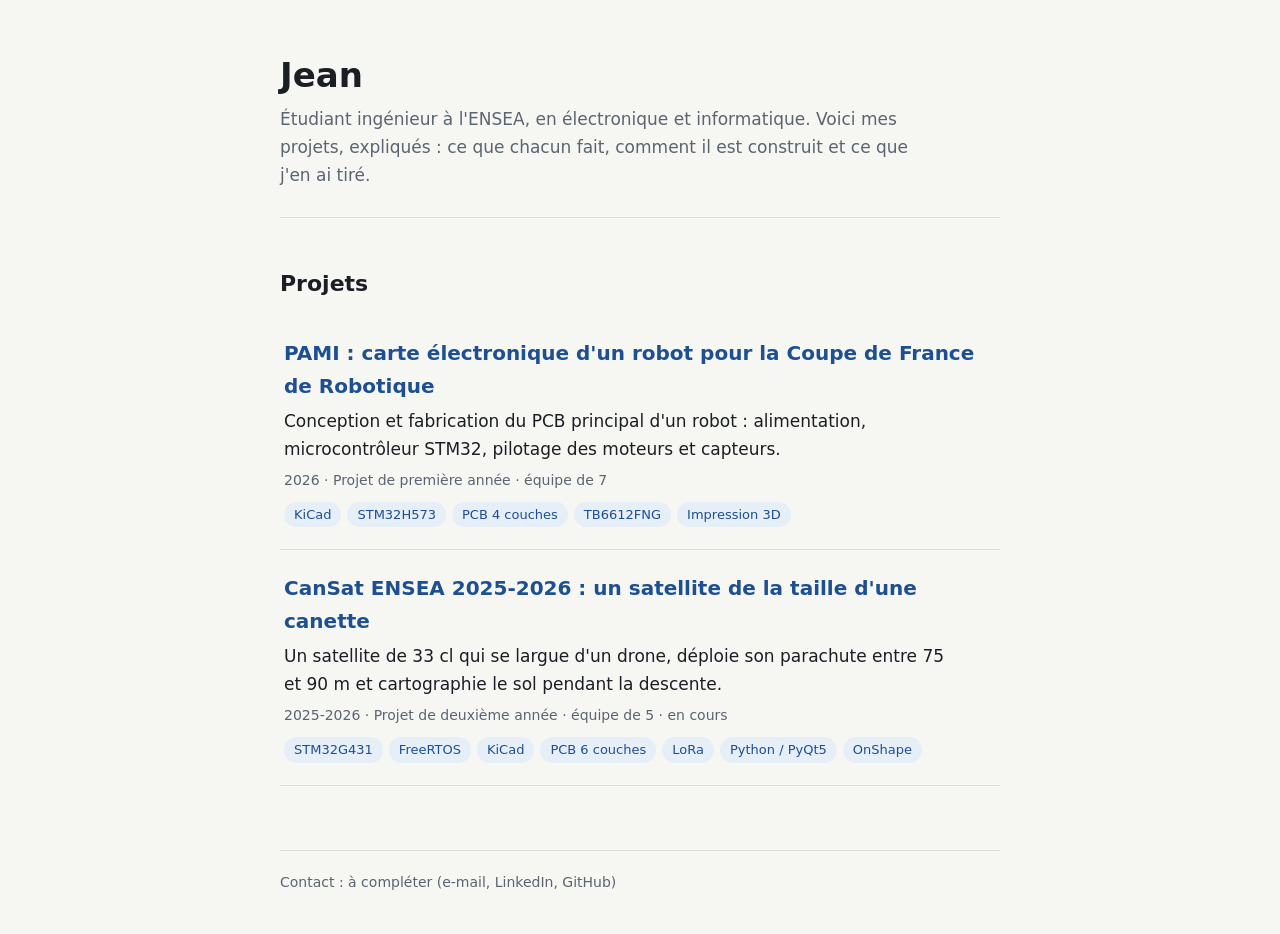
<file: index.html>
<!DOCTYPE html>
<html lang="fr">
<head>
<meta charset="utf-8">
<meta name="viewport" content="width=device-width, initial-scale=1">
<title>Jean — Portfolio de projets</title>
<link rel="stylesheet" href="style.css">
</head>
<body>
<div class="wrap">
<header class="site">
<h1><a href="index.html" style="color:inherit;text-decoration:none">Jean</a></h1>
<p>Étudiant ingénieur à l&#x27;ENSEA, en électronique et informatique. Voici mes projets, expliqués : ce que chacun fait, comment il est construit et ce que j&#x27;en ai tiré.</p>
</header>
<main><h2>Projets</h2><ul class="list"><li><a class="row" href="pami.html"><span class="title">PAMI : carte électronique d&#x27;un robot pour la Coupe de France de Robotique</span><span class="desc">Conception et fabrication du PCB principal d&#x27;un robot : alimentation, microcontrôleur STM32, pilotage des moteurs et capteurs.</span><span class="meta">2026 · Projet de première année · équipe de 7</span><span class="tags"><span class="tag">KiCad</span><span class="tag">STM32H573</span><span class="tag">PCB 4 couches</span><span class="tag">TB6612FNG</span><span class="tag">Impression 3D</span></span></a></li><li><a class="row" href="cansat.html"><span class="title">CanSat ENSEA 2025-2026 : un satellite de la taille d&#x27;une canette</span><span class="desc">Un satellite de 33 cl qui se largue d&#x27;un drone, déploie son parachute entre 75 et 90 m et cartographie le sol pendant la descente.</span><span class="meta">2025-2026 · Projet de deuxième année · équipe de 5 · en cours</span><span class="tags"><span class="tag">STM32G431</span><span class="tag">FreeRTOS</span><span class="tag">KiCad</span><span class="tag">PCB 6 couches</span><span class="tag">LoRa</span><span class="tag">Python / PyQt5</span><span class="tag">OnShape</span></span></a></li></ul></main>
<footer class="site">Contact : à compléter (e-mail, LinkedIn, GitHub)</footer>
</div>
</body>
</html>
</file>
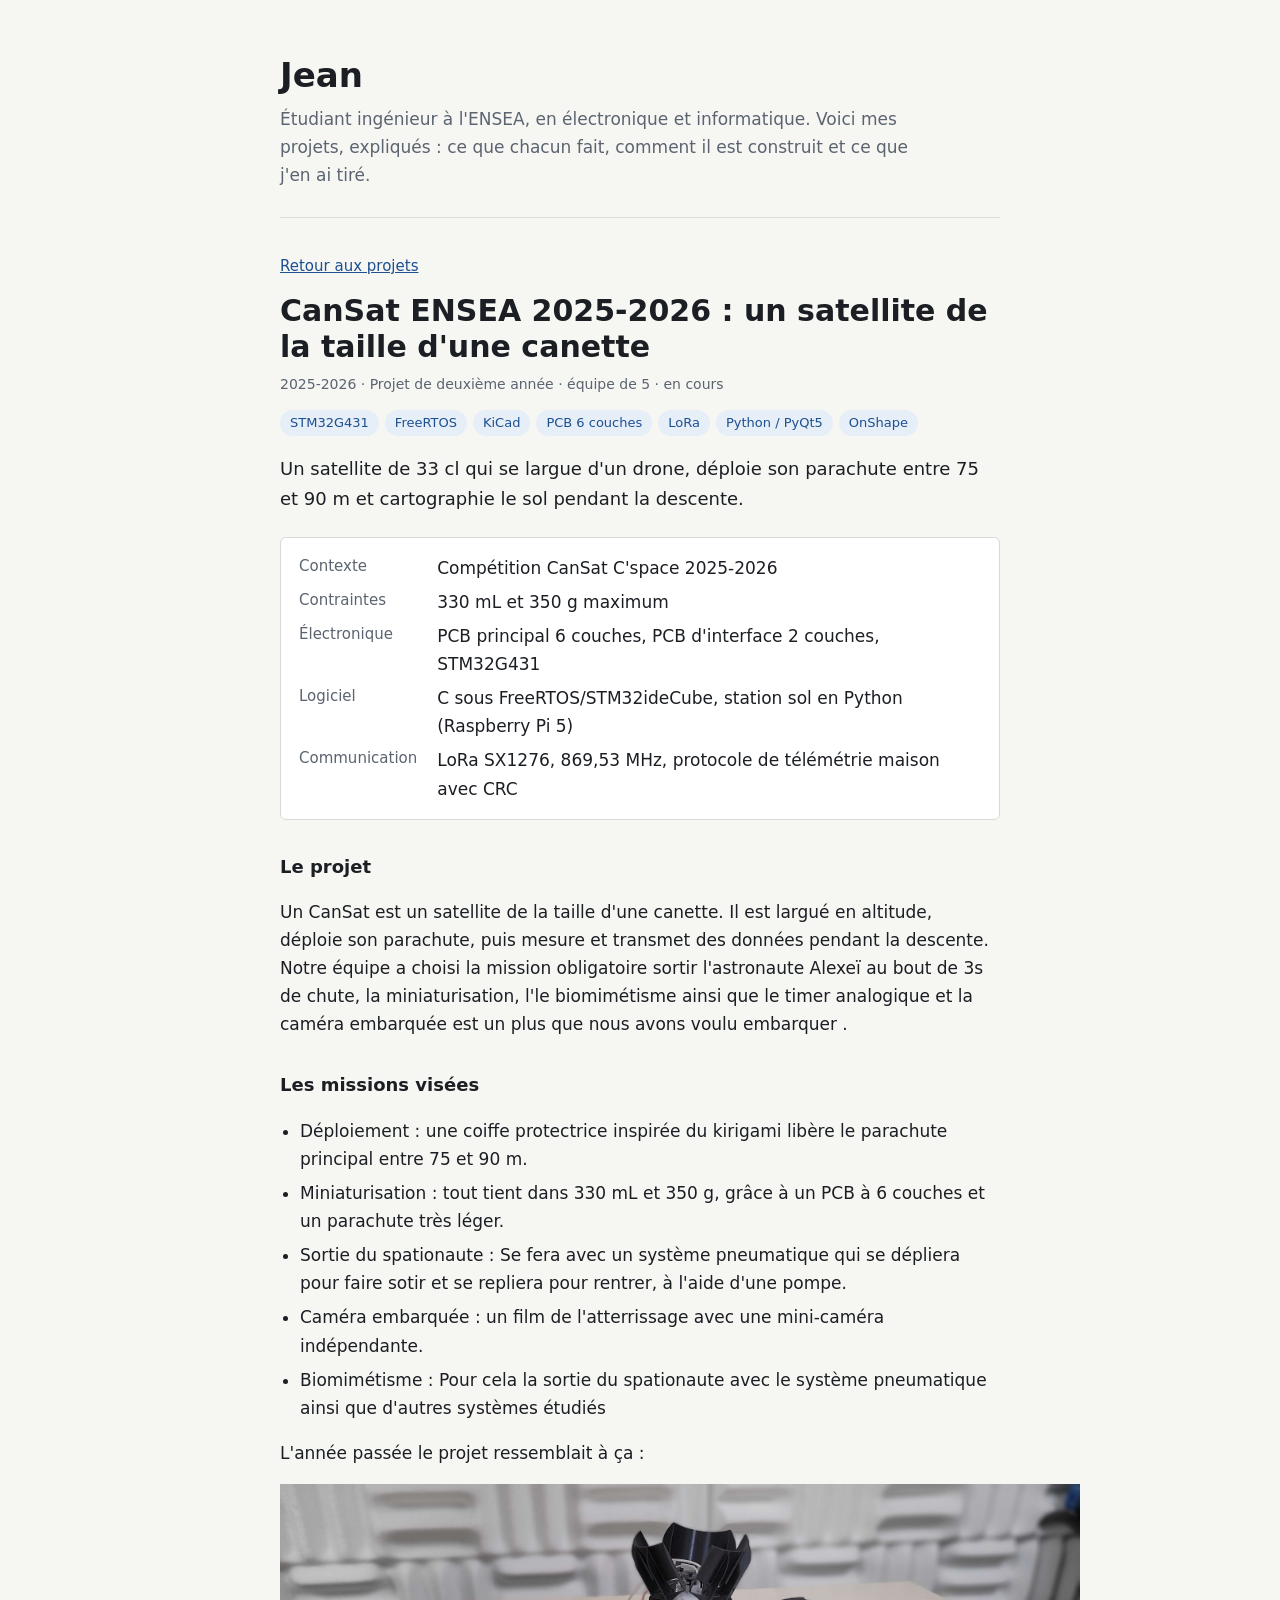
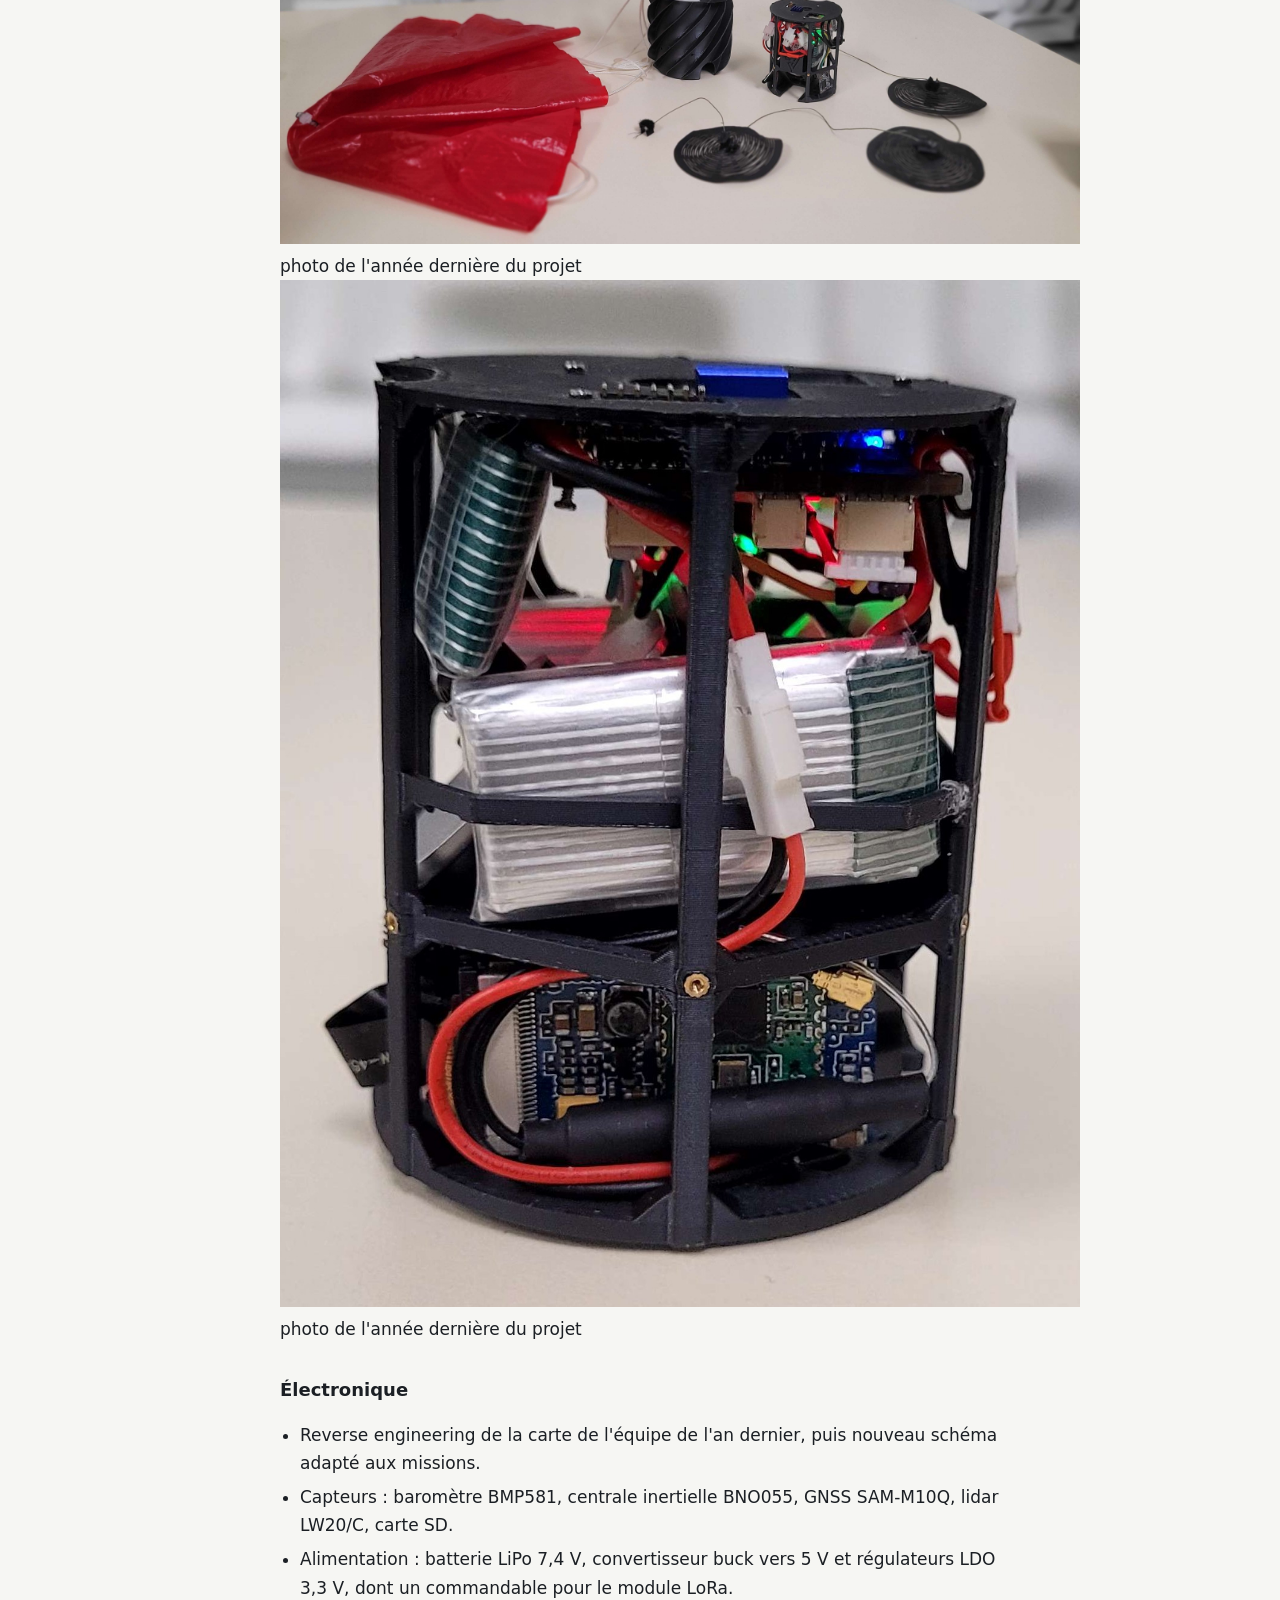
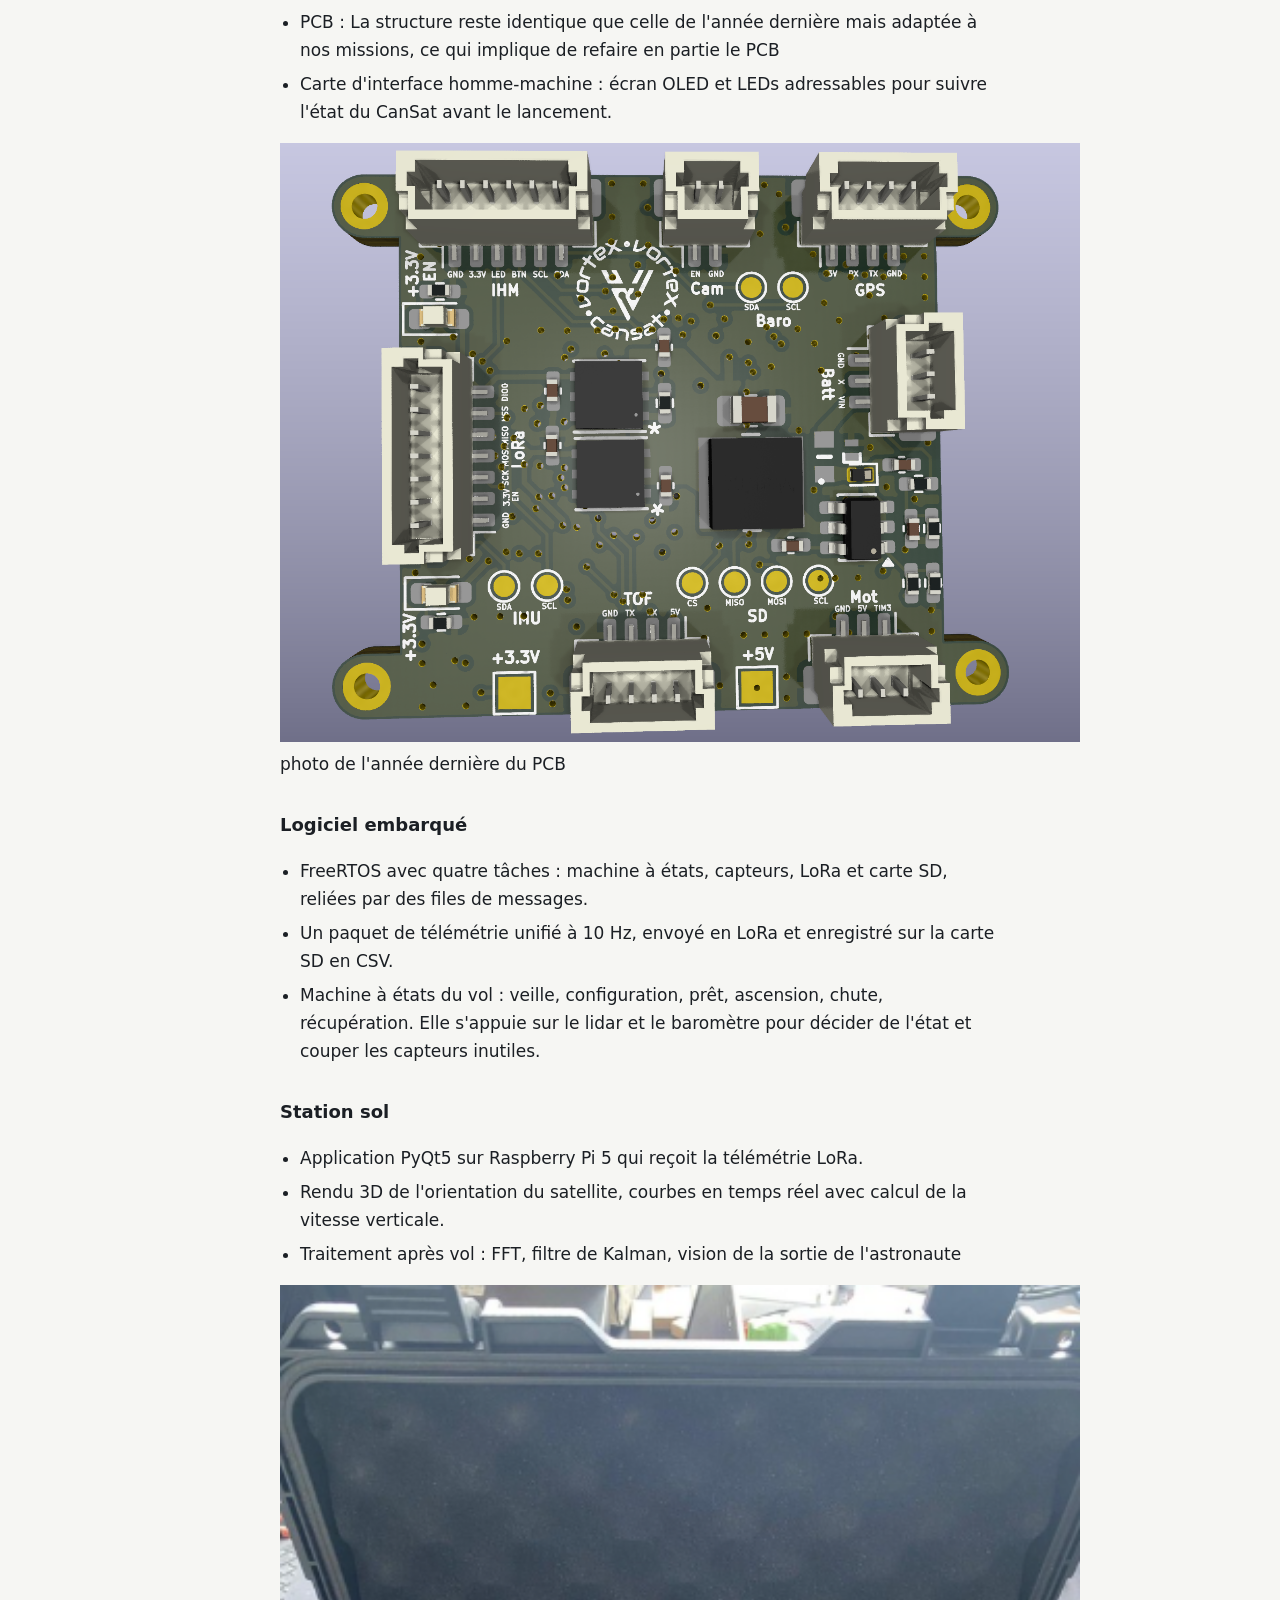
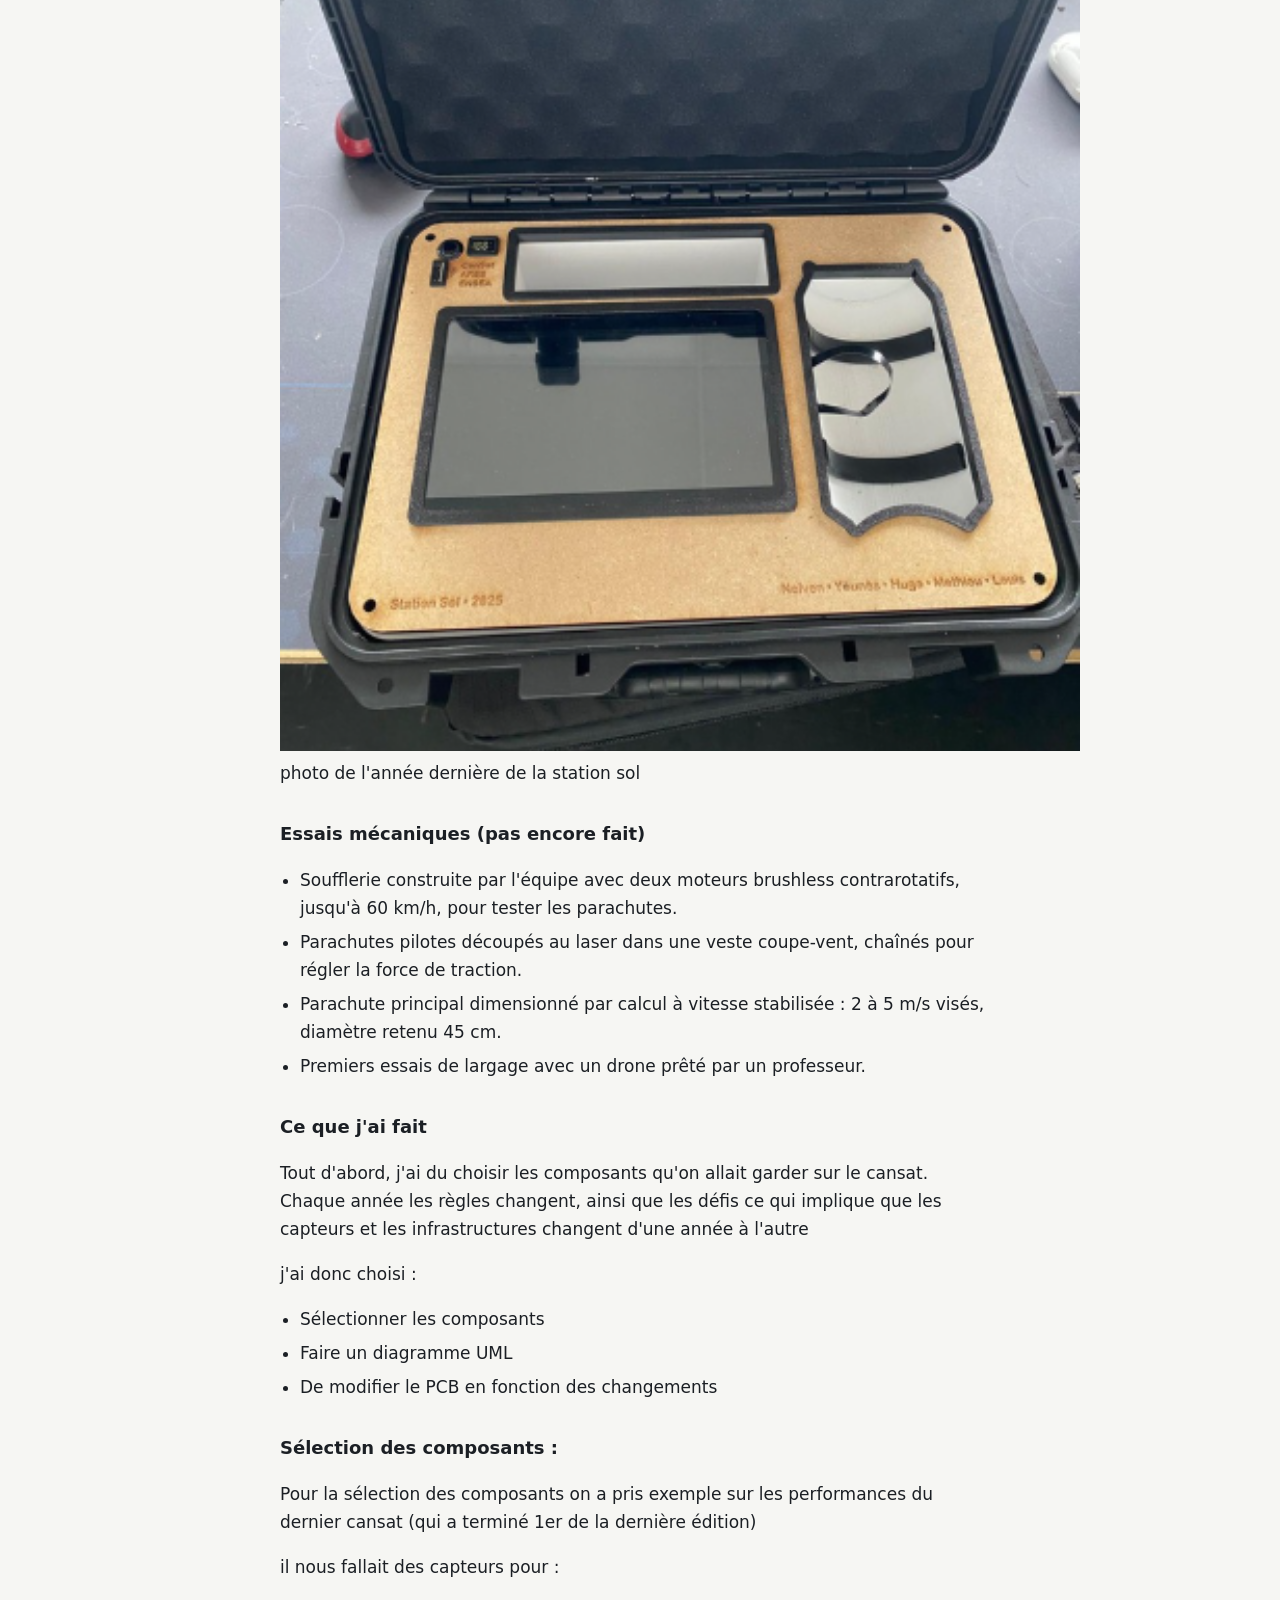
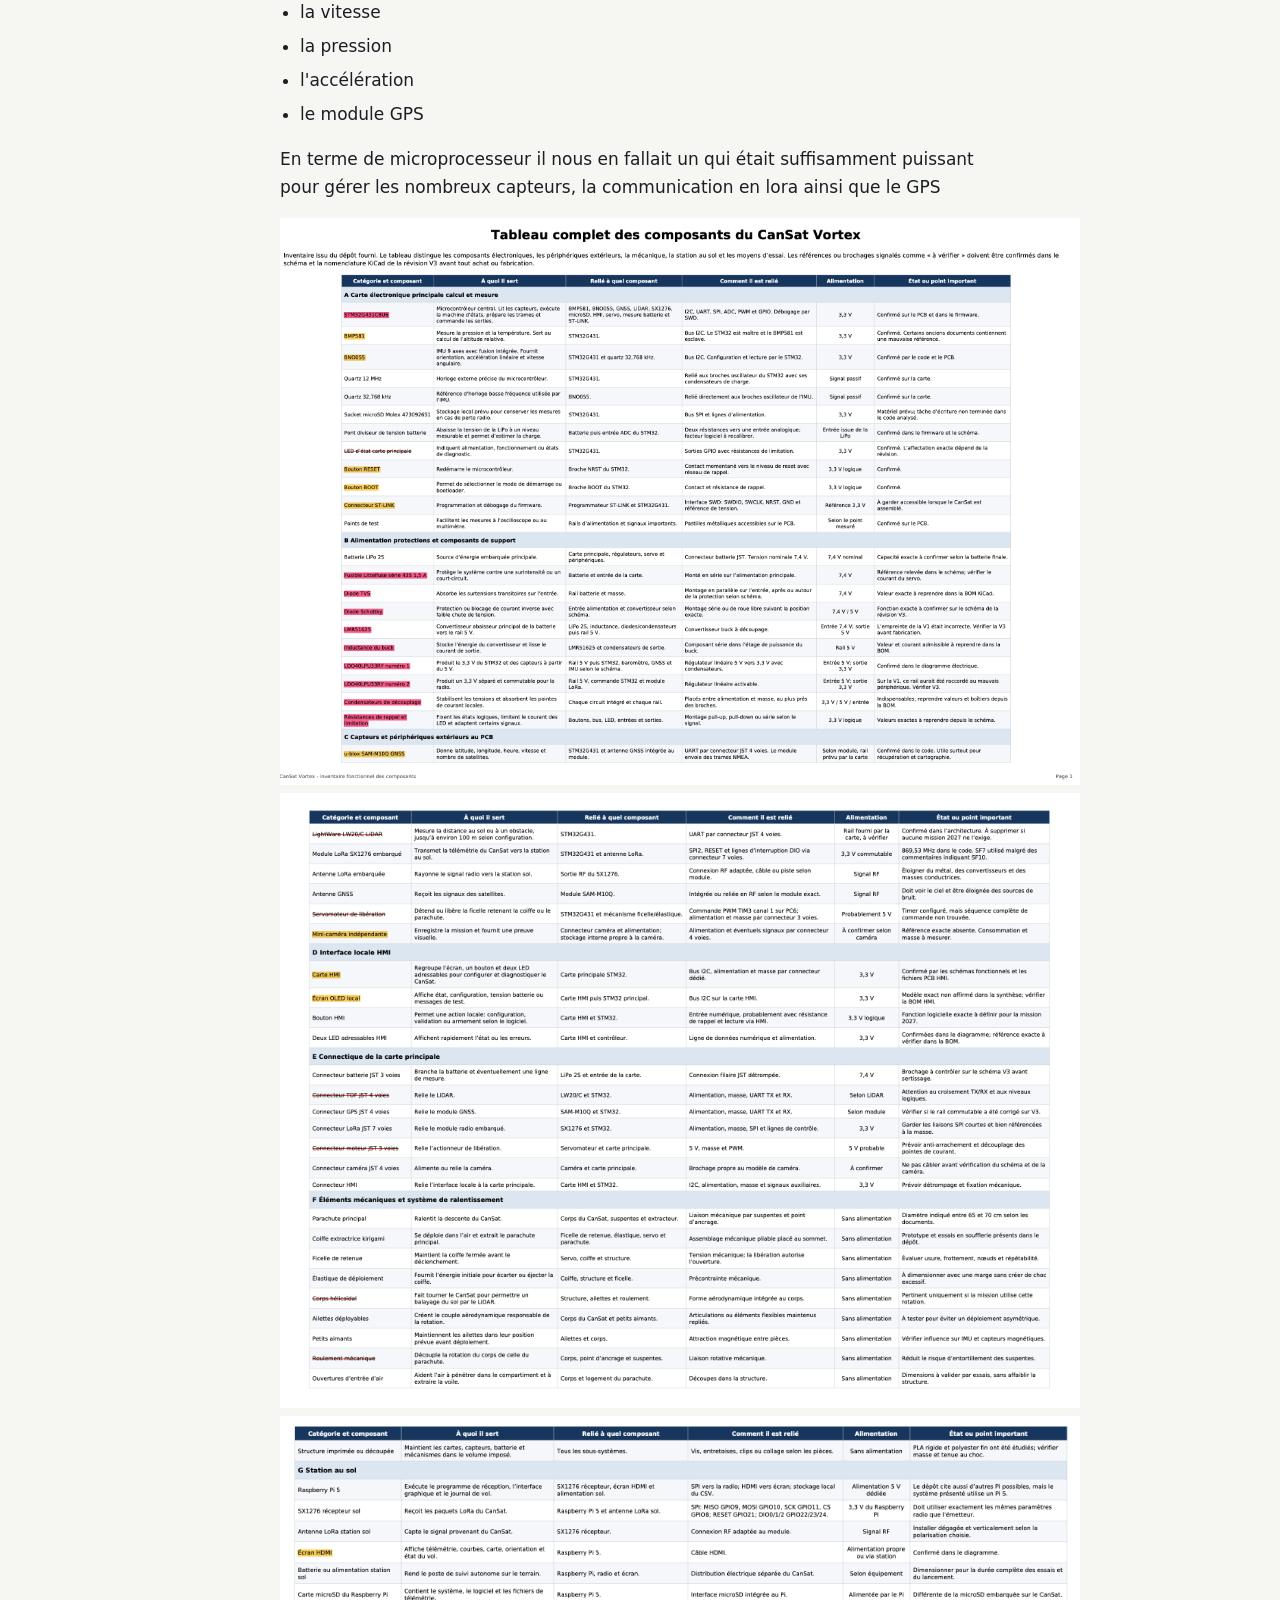
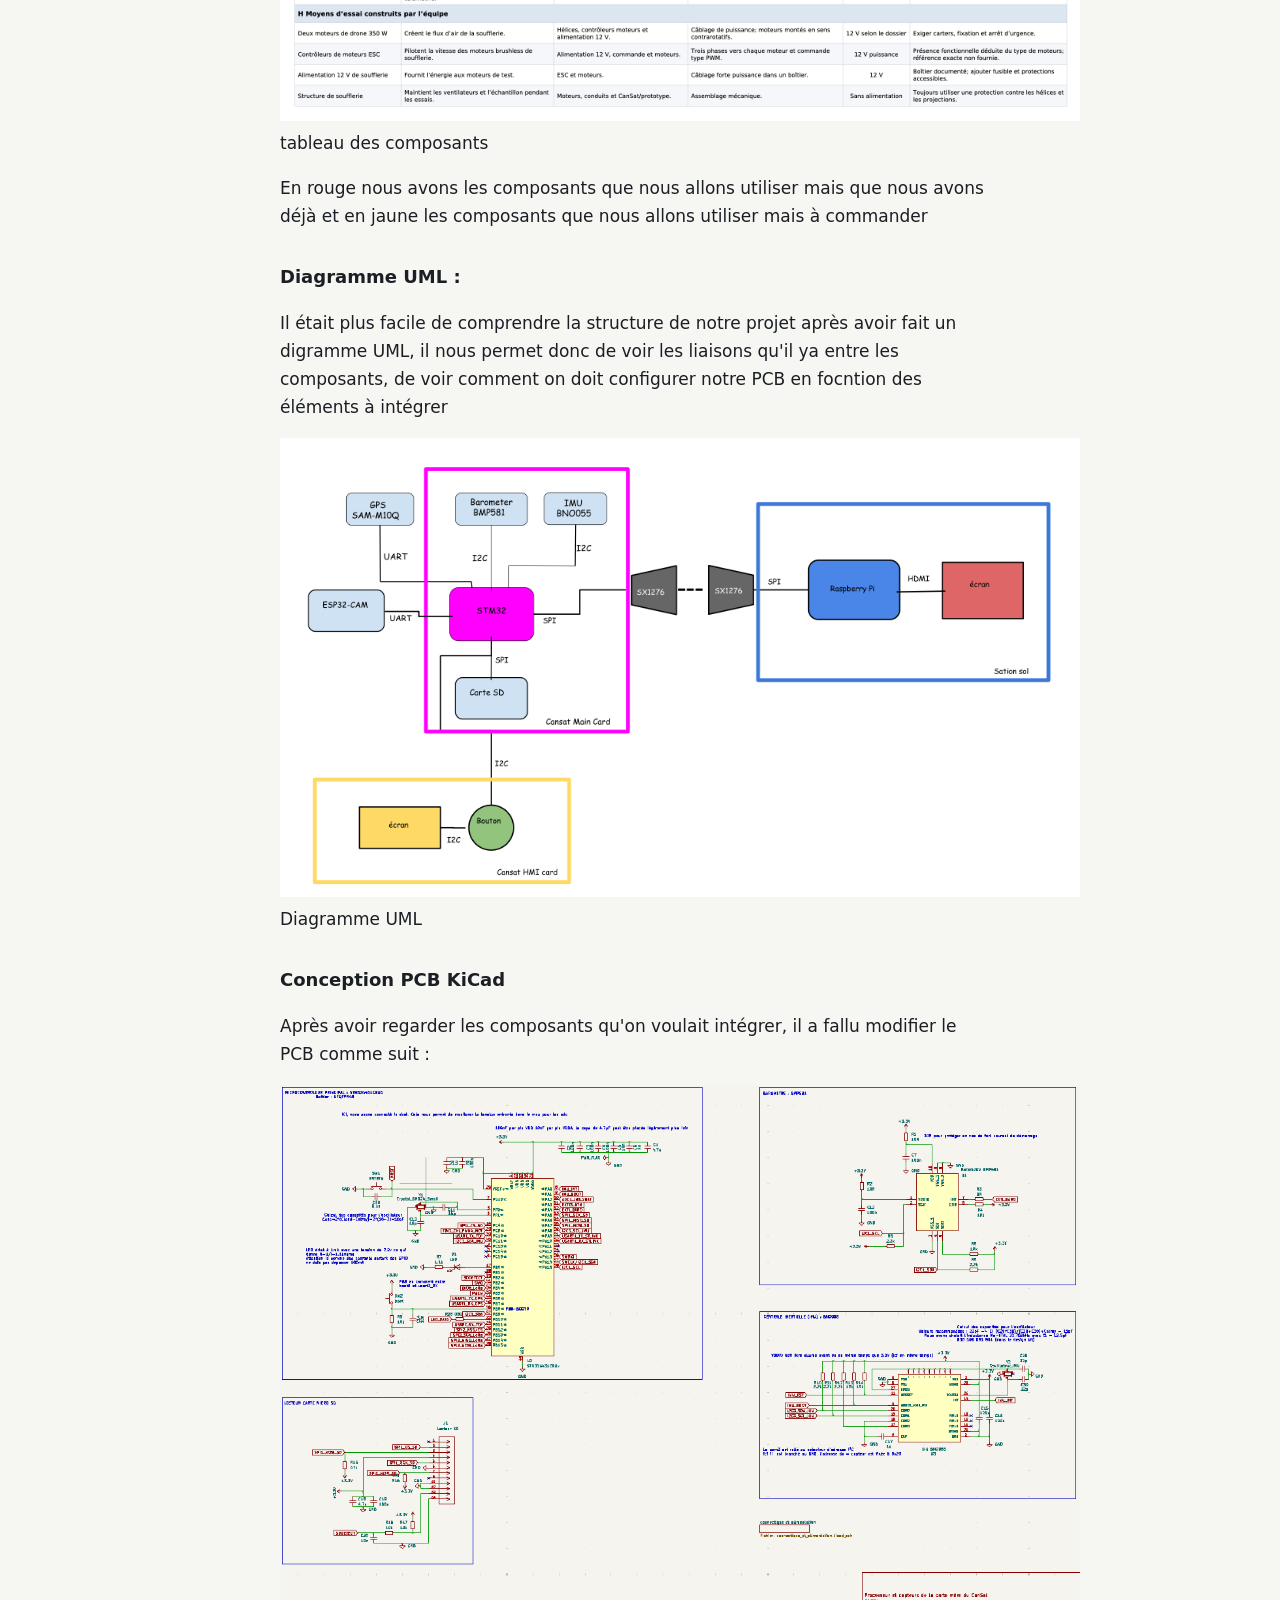
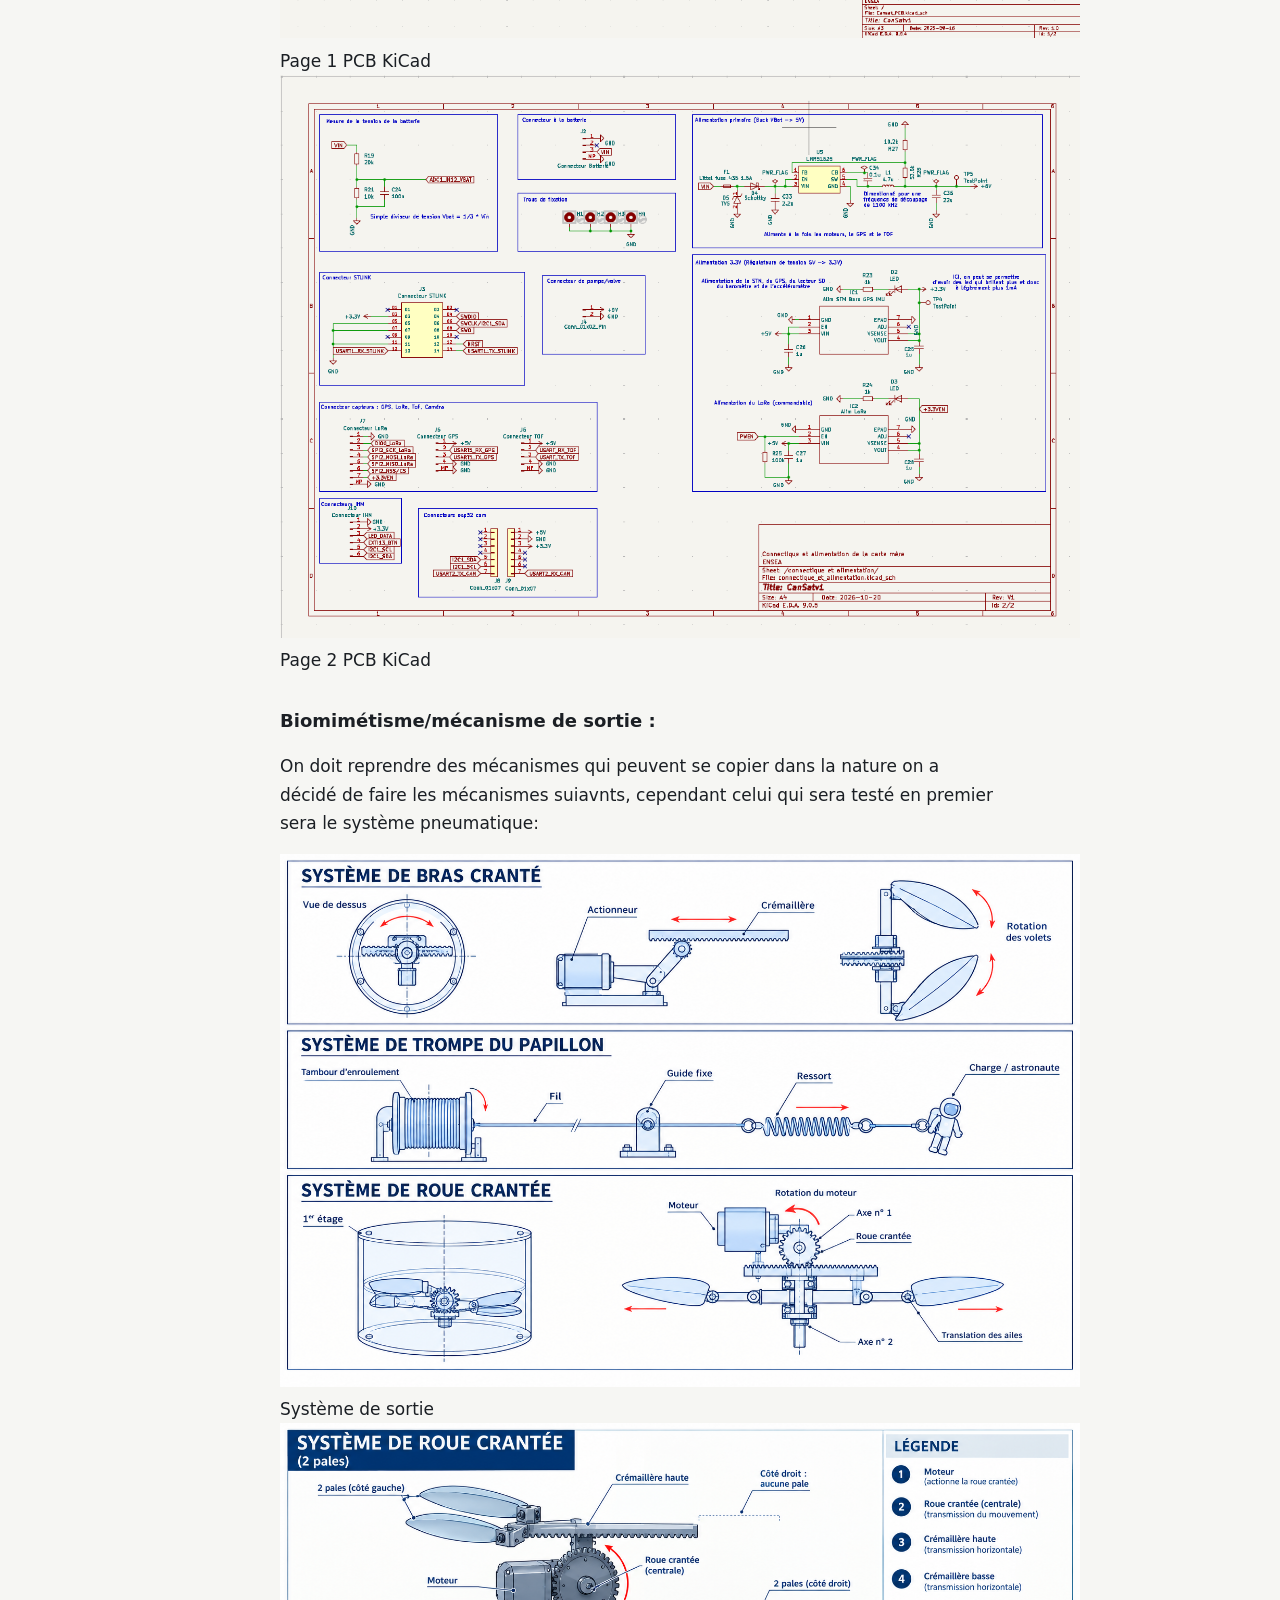
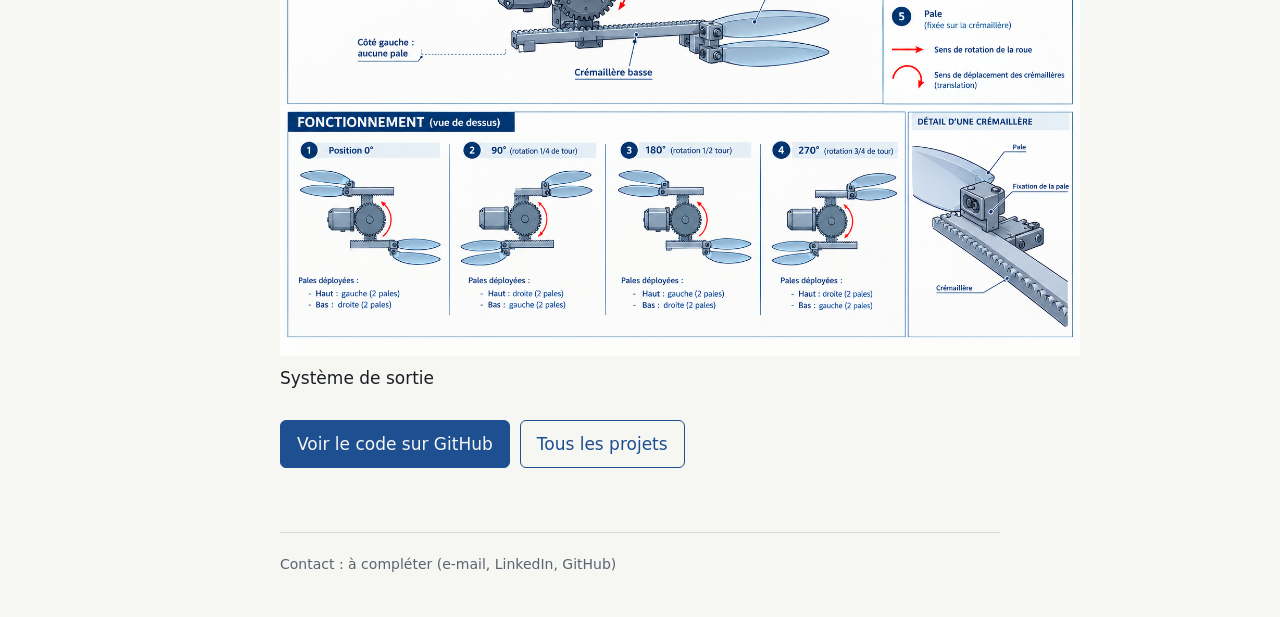
<file: cansat.html>
<!DOCTYPE html>
<html lang="fr">
<head>
<meta charset="utf-8">
<meta name="viewport" content="width=device-width, initial-scale=1">
<title>CanSat ENSEA 2025-2026 : un satellite de la taille d&#x27;une canette — Jean</title>
<link rel="stylesheet" href="style.css">
</head>
<body>
<div class="wrap">
<header class="site">
<h1><a href="index.html" style="color:inherit;text-decoration:none">Jean</a></h1>
<p>Étudiant ingénieur à l&#x27;ENSEA, en électronique et informatique. Voici mes projets, expliqués : ce que chacun fait, comment il est construit et ce que j&#x27;en ai tiré.</p>
</header>
<main><article class="project">
<a class="back" href="index.html">Retour aux projets</a>
<h1>CanSat ENSEA 2025-2026 : un satellite de la taille d&#x27;une canette</h1>
<p class="meta">2025-2026 · Projet de deuxième année · équipe de 5 · en cours</p>
<div class="tags"><span class="tag">STM32G431</span><span class="tag">FreeRTOS</span><span class="tag">KiCad</span><span class="tag">PCB 6 couches</span><span class="tag">LoRa</span><span class="tag">Python / PyQt5</span><span class="tag">OnShape</span></div>
<p class="lead">Un satellite de 33 cl qui se largue d&#x27;un drone, déploie son parachute entre 75 et 90 m et cartographie le sol pendant la descente.</p>
<dl class="facts"><dt>Contexte</dt><dd>Compétition CanSat C&#x27;space 2025-2026</dd><dt>Contraintes</dt><dd>330 mL et 350 g maximum</dd><dt>Électronique</dt><dd>PCB principal 6 couches, PCB d&#x27;interface 2 couches, STM32G431</dd><dt>Logiciel</dt><dd>C sous FreeRTOS/STM32ideCube, station sol en Python (Raspberry Pi 5)</dd><dt>Communication</dt><dd>LoRa SX1276, 869,53 MHz, protocole de télémétrie maison avec CRC</dd></dl>
<h3>Le projet</h3><p>Un CanSat est un satellite de la taille d&#x27;une canette. Il est largué en altitude, déploie son parachute, puis mesure et transmet des données pendant la descente. Notre équipe a choisi la mission obligatoire sortir l'astronaute Alexeï au bout de 3s de chute, la miniaturisation, l&#x27;le biomimétisme ainsi que le timer analogique et la caméra embarquée est un plus que nous avons voulu embarquer .</p><h3>Les missions visées</h3>
  <ul>
    <li>Déploiement : une coiffe protectrice inspirée du kirigami libère le parachute principal entre 75 et 90 m.</li>
    <li>Miniaturisation : tout tient dans 330 mL et 350 g, grâce à un PCB à 6 couches et un parachute très léger.</li>
    <li>Sortie du spationaute  : Se fera avec un système pneumatique qui se dépliera pour faire sotir et se repliera pour rentrer, à l'aide d'une pompe.</li>
    <li>Caméra embarquée : un film de l&#x27;atterrissage avec une mini-caméra indépendante.</li>
    <li>Biomimétisme : Pour cela la sortie du spationaute avec le système pneumatique ainsi que d'autres systèmes étudiés </li>
  </ul>
  <p>L'année passée le projet ressemblait à ça : </p>
  <img src = "Mechanical_complete_cansat.jpg" alt= "photo de l'année dernière du projet" width= "800">
  <figcaption>photo de l'année dernière du projet</figcaption>
  <img src = "Mechanical_right_side.jpg" alt= "photo de l'année dernière du projet" width= "800">
  <figcaption>photo de l'année dernière du projet</figcaption>
  <h3>Électronique</h3>
  <ul>
<li>Reverse engineering de la carte de l&#x27;équipe de l&#x27;an dernier, puis nouveau schéma adapté aux missions.</li>
    <li>Capteurs : baromètre BMP581, centrale inertielle BNO055, GNSS SAM-M10Q, lidar LW20/C, carte SD.</li>
    <li>Alimentation : batterie LiPo 7,4 V, convertisseur buck vers 5 V et régulateurs LDO 3,3 V, dont un commandable pour le module LoRa.</li>
    <li> PCB : La structure reste identique que celle de l'année dernière mais adaptée à nos missions, ce qui implique de refaire en partie le PCB</li>
    <li>Carte d&#x27;interface homme-machine : écran OLED et LEDs adressables pour suivre l&#x27;état du CanSat avant le lancement.</li>
  </ul>
  <img src = "Mainboard_V3_3d_back.png" alt= "photo de l'année dernière du PCB" width= "800">
  <figcaption>photo de l'année dernière du PCB</figcaption>
  
  <h3>Logiciel embarqué</h3>
  <ul>
    <li>FreeRTOS avec quatre tâches : machine à états, capteurs, LoRa et carte SD, reliées par des files de messages.</li>
    <li>Un paquet de télémétrie unifié à 10 Hz, envoyé en LoRa et enregistré sur la carte SD en CSV.</li>
    <li>Machine à états du vol : veille, configuration, prêt, ascension, chute, récupération. Elle s&#x27;appuie sur le lidar et le baromètre pour décider de l&#x27;état et couper les capteurs inutiles.</li>
  </ul>
  <h3>Station sol</h3>
  <ul>
    <li>Application PyQt5 sur Raspberry Pi 5 qui reçoit la télémétrie LoRa.</li>
    <li>Rendu 3D de l&#x27;orientation du satellite, courbes en temps réel avec calcul de la vitesse verticale.</li>
    <li>Traitement après vol : FFT, filtre de Kalman, vision de la sortie de l'astronaute</li>
  </ul>
  <img src = "groundstation.png" alt= "photo de l'année dernière de la station sol" width= "800">
  <figcaption>photo de l'année dernière de la station sol</figcaption>
  <h3>Essais mécaniques (pas encore fait)</h3>
  <ul>
    <li>Soufflerie construite par l&#x27;équipe avec deux moteurs brushless contrarotatifs, jusqu&#x27;à 60 km/h, pour tester les parachutes.</li>
    <li>Parachutes pilotes découpés au laser dans une veste coupe-vent, chaînés pour régler la force de traction.</li>
    <li>Parachute principal dimensionné par calcul à vitesse stabilisée : 2 à 5 m/s visés, diamètre retenu 45 cm.</li>
    <li>Premiers essais de largage avec un drone prêté par un professeur.</li>
  </ul>
<h3>Ce que j'ai fait</h3>
<p>Tout d'abord, j'ai du choisir les composants qu'on allait garder sur le cansat. Chaque année les règles changent, ainsi que les défis ce qui implique que les capteurs et les infrastructures changent d'une année à l'autre</p>
  <p>j'ai donc choisi :</p>
  <ul>
    <li>Sélectionner les composants</li>
    <li>Faire un diagramme UML</li>
    <li>De modifier le PCB en fonction des changements</li>
  </ul>
<h3>Sélection des composants : </h3><p>Pour la sélection des composants on a pris exemple sur les performances du dernier cansat (qui a terminé 1er de la dernière édition)</p>
  <p>il nous fallait des capteurs pour : </p>
  <ul>
    <li>la vitesse</li>
    <li>la pression</li>
    <li>l'accélération</li>
    <li>le module GPS</li>
  </ul>
  <p>En terme de microprocesseur il nous en fallait un qui était suffisamment puissant pour gérer les nombreux capteurs, la communication en lora ainsi que le GPS</p>
<img src= "image_matos1.png" alt= "tableau des composants" width= "800">
<img src= "image_matos2.png" alt= "tableau des composants" width= "800">
<img src= "image_matos3.png" alt= "tableau des composants" width= "800">
  <figcaption>tableau des composants</figcaption>
<p>En rouge nous avons les composants que nous allons utiliser mais que nous avons déjà et en jaune les composants que nous allons utiliser mais à commander</p>
<h3>Diagramme UML : </h3>
  <p>Il était plus facile de comprendre la structure de notre projet après avoir fait un digramme UML, il nous permet donc de voir les liaisons qu'il ya entre les composants, de voir comment on doit configurer notre PCB en focntion des éléments à intégrer</p>
<img src= "Screenshot 2026-10-22 at 12.12.21.png" alt= "diagramme UML" width="800">
  <figcaption>Diagramme UML</figcaption>
<h3>Conception PCB KiCad</h3>
<p>Après avoir regarder les composants qu'on voulait intégrer, il a fallu modifier le PCB comme suit :</p>

  <img src= "mainboardSchem2.png" alt= "page 1 KiCad" width="800">
  <figcaption>Page 1 PCB KiCad</figcaption>
  <img src= "Capture d'écran 2026-10-22 121444.png" alt= "page 2 KiCad" width="800">
  <figcaption>Page 2 PCB KiCad</figcaption>
<h3>Biomimétisme/mécanisme de sortie : </h3>
  <p>On doit reprendre des mécanismes qui peuvent se copier dans la nature on a décidé de faire les mécanismes suiavnts, cependant celui qui sera testé en premier sera le système pneumatique: </p>
   <img src= "System1.png" alt= "système de sortie" width="800">
   <figcaption>Système de sortie </figcaption>
   <img src= "System2.png" alt= "système de sortie" width="800">
   <figcaption>Système de sortie </figcaption>
<div class="links">
<a class="btn primary" href="https://github.com/Alexei-Orlov/2526_Projet2A_Cansat" target="_blank" rel="noopener">Voir le code sur GitHub</a>
<a class="btn" href="index.html">Tous les projets</a>
</div>
</article></main>
<footer class="site">Contact : à compléter (e-mail, LinkedIn, GitHub)</footer>
</div>
</body>
</html>
</file>
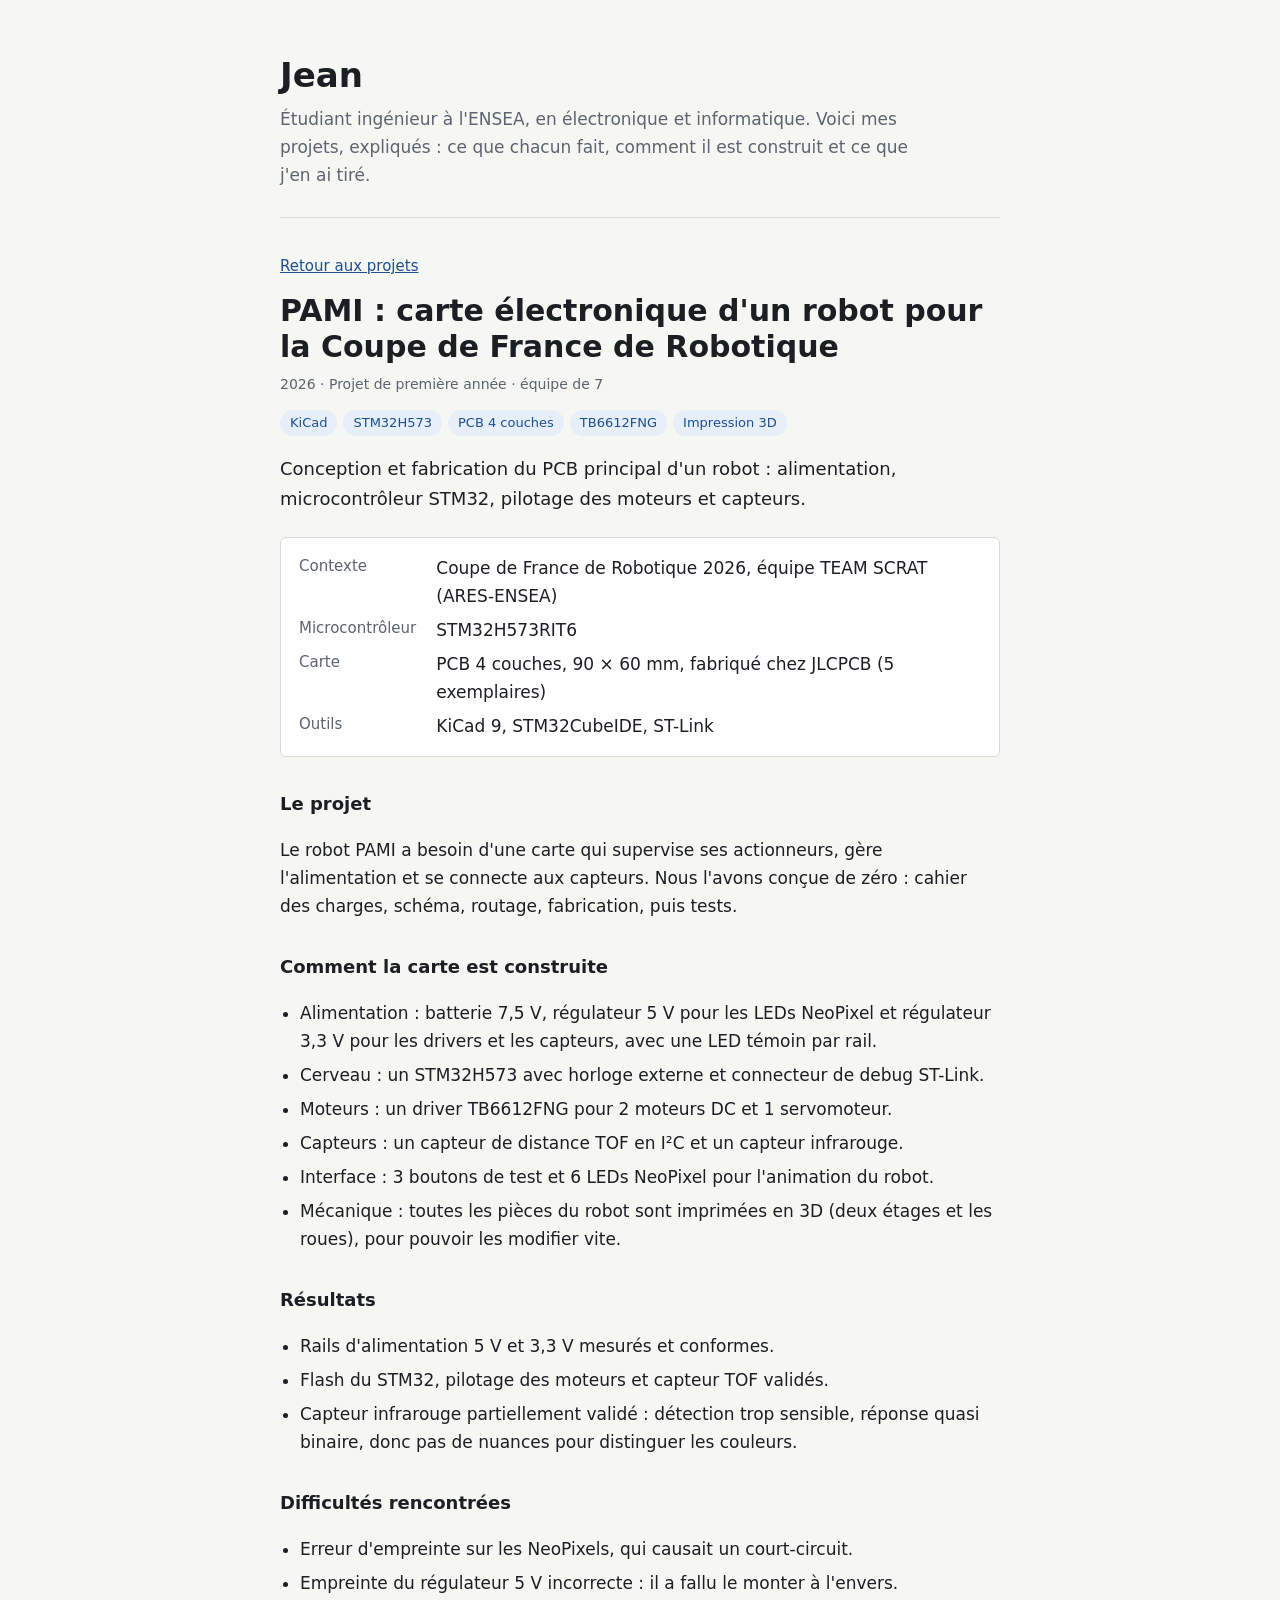
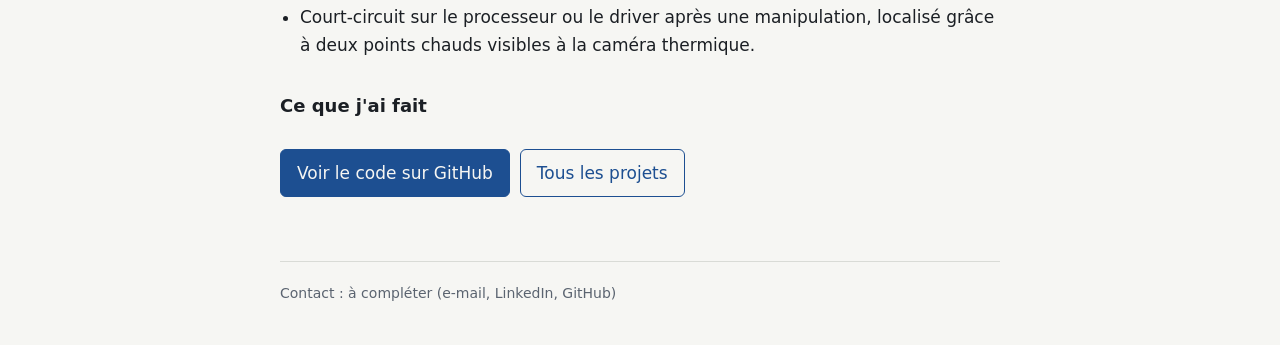
<file: pami.html>
<!DOCTYPE html>
<html lang="fr">
<head>
<meta charset="utf-8">
<meta name="viewport" content="width=device-width, initial-scale=1">
<title>PAMI : carte électronique d&#x27;un robot pour la Coupe de France de Robotique — Jean</title>
<link rel="stylesheet" href="style.css">
</head>
<body>
<div class="wrap">
<header class="site">
<h1><a href="index.html" style="color:inherit;text-decoration:none">Jean</a></h1>
<p>Étudiant ingénieur à l&#x27;ENSEA, en électronique et informatique. Voici mes projets, expliqués : ce que chacun fait, comment il est construit et ce que j&#x27;en ai tiré.</p>
</header>
<main><article class="project">
<a class="back" href="index.html">Retour aux projets</a>
<h1>PAMI : carte électronique d&#x27;un robot pour la Coupe de France de Robotique</h1>
<p class="meta">2026 · Projet de première année · équipe de 7</p>
<div class="tags"><span class="tag">KiCad</span><span class="tag">STM32H573</span><span class="tag">PCB 4 couches</span><span class="tag">TB6612FNG</span><span class="tag">Impression 3D</span></div>
<p class="lead">Conception et fabrication du PCB principal d&#x27;un robot : alimentation, microcontrôleur STM32, pilotage des moteurs et capteurs.</p>
<dl class="facts"><dt>Contexte</dt><dd>Coupe de France de Robotique 2026, équipe TEAM SCRAT (ARES-ENSEA)</dd><dt>Microcontrôleur</dt><dd>STM32H573RIT6</dd><dt>Carte</dt><dd>PCB 4 couches, 90 × 60 mm, fabriqué chez JLCPCB (5 exemplaires)</dd><dt>Outils</dt><dd>KiCad 9, STM32CubeIDE, ST-Link</dd></dl>
<h3>Le projet</h3>
  <p>Le robot PAMI a besoin d&#x27;une carte qui supervise ses actionneurs, gère l&#x27;alimentation et se connecte aux capteurs. Nous l&#x27;avons conçue de zéro : cahier des charges, schéma, routage, fabrication, puis tests.</p>
  <h3>Comment la carte est construite</h3>
  <ul>
    <li>Alimentation : batterie 7,5 V, régulateur 5 V pour les LEDs NeoPixel et régulateur 3,3 V pour les drivers et les capteurs, avec une LED témoin par rail.</li>
    <li>Cerveau : un STM32H573 avec horloge externe et connecteur de debug ST-Link.</li>
    <li>Moteurs : un driver TB6612FNG pour 2 moteurs DC et 1 servomoteur.</li>
    <li>Capteurs : un capteur de distance TOF en I²C et un capteur infrarouge.</li>
    <li>Interface : 3 boutons de test et 6 LEDs NeoPixel pour l&#x27;animation du robot.</li>
    <li>Mécanique : toutes les pièces du robot sont imprimées en 3D (deux étages et les roues), pour pouvoir les modifier vite.</li>
  </ul>
  <h3>Résultats</h3>
  <ul>
    <li>Rails d&#x27;alimentation 5 V et 3,3 V mesurés et conformes.</li>
    <li>Flash du STM32, pilotage des moteurs et capteur TOF validés.</li>
    <li>Capteur infrarouge partiellement validé : détection trop sensible, réponse quasi binaire, donc pas de nuances pour distinguer les couleurs.</li>
  </ul>
  <h3>Difficultés rencontrées</h3>
  <ul>
    <li>Erreur d&#x27;empreinte sur les NeoPixels, qui causait un court-circuit.</li>
    <li>Empreinte du régulateur 5 V incorrecte : il a fallu le monter à l&#x27;envers.</li>
    <li>Court-circuit sur le processeur ou le driver après une manipulation, localisé grâce à deux points chauds visibles à la caméra thermique.</li>
  </ul>
<h3>Ce que j'ai fait</h3>

<div class="links">
<a class="btn primary" href="https://github.com/YaayY360/PAMI-ENSEA--Coupe-de-france-2026" target="_blank" rel="noopener">Voir le code sur GitHub</a>
<a class="btn" href="index.html">Tous les projets</a>
</div>
</article></main>
<footer class="site">Contact : à compléter (e-mail, LinkedIn, GitHub)</footer>
</div>
</body>
</html>
</file>
<file: style.css>
:root { --bg:#f6f6f3; --surface:#fff; --ink:#1b1f24; --muted:#5b6470; --line:#d9dbd6;
        --accent:#1d4f91; --accent-bg:#e6eef8; --todo-bg:#fff4d6; --todo-ink:#6b4a00; }
@media (prefers-color-scheme: dark) {
  :root { --bg:#14171b; --surface:#1b2026; --ink:#e8eaed; --muted:#9aa3ae; --line:#2d343c;
          --accent:#8db8f0; --accent-bg:#1f2c3d; --todo-bg:#3a2f10; --todo-ink:#f0d58a; }
}
* { box-sizing: border-box; }
body { margin:0; background:var(--bg); color:var(--ink);
       font:400 17px/1.65 system-ui,-apple-system,"Segoe UI",Roboto,sans-serif; }
a { color:var(--accent); }
a:focus-visible { outline:2px solid var(--accent); outline-offset:2px; }
.wrap { max-width:760px; margin:0 auto; padding:0 20px; }
header.site { padding:56px 0 28px; border-bottom:1px solid var(--line); }
header.site h1 { font-size:34px; line-height:1.15; margin:0 0 10px; }
header.site p { margin:0; color:var(--muted); max-width:60ch; }
main { padding:8px 0 64px; }
h2 { font-size:22px; margin:40px 0 12px; }
h3 { font-size:18px; margin:32px 0 8px; }
.list { list-style:none; margin:0; padding:0; }
.list li { border-bottom:1px solid var(--line); }
.row { display:block; padding:22px 4px; text-decoration:none; color:inherit; }
.row:hover .title { text-decoration:underline; }
.title { display:block; font-size:20px; font-weight:600; color:var(--accent); }
.desc { display:block; margin-top:4px; max-width:62ch; }
.meta { display:block; margin-top:6px; font-size:14px; color:var(--muted); }
.tags { display:flex; flex-wrap:wrap; gap:6px; margin-top:10px; }
.tag { font-size:13px; padding:2px 10px; border-radius:999px; background:var(--accent-bg); color:var(--accent); }
.back { display:inline-block; margin-top:28px; font-size:15px; }
.project h1 { font-size:30px; line-height:1.2; margin:14px 0 8px; }
.lead { font-size:18px; max-width:62ch; }
dl.facts { display:grid; grid-template-columns:max-content 1fr; gap:6px 20px; margin:24px 0 0;
           padding:16px 18px; background:var(--surface); border:1px solid var(--line); border-radius:6px; }
dl.facts dt { color:var(--muted); font-size:15px; }
dl.facts dd { margin:0; }
.project p, .project li { max-width:66ch; }
.project ul { padding-left:20px; }
.project li { margin:6px 0; }
.todo { margin-top:12px; padding:14px 16px; background:var(--todo-bg); color:var(--todo-ink); border-radius:6px; }
.links { display:flex; flex-wrap:wrap; gap:10px; margin-top:28px; }
.btn { display:inline-block; padding:9px 16px; border:1px solid var(--accent); border-radius:6px;
       text-decoration:none; font-weight:500; }
.btn.primary { background:var(--accent); color:var(--bg); }
footer.site { border-top:1px solid var(--line); padding:20px 0 40px; color:var(--muted); font-size:14px; }
@media (max-width:520px) {
  header.site h1 { font-size:28px; }
  dl.facts { grid-template-columns:1fr; gap:0; }
  dl.facts dd { margin-bottom:10px; }
}
</file>
